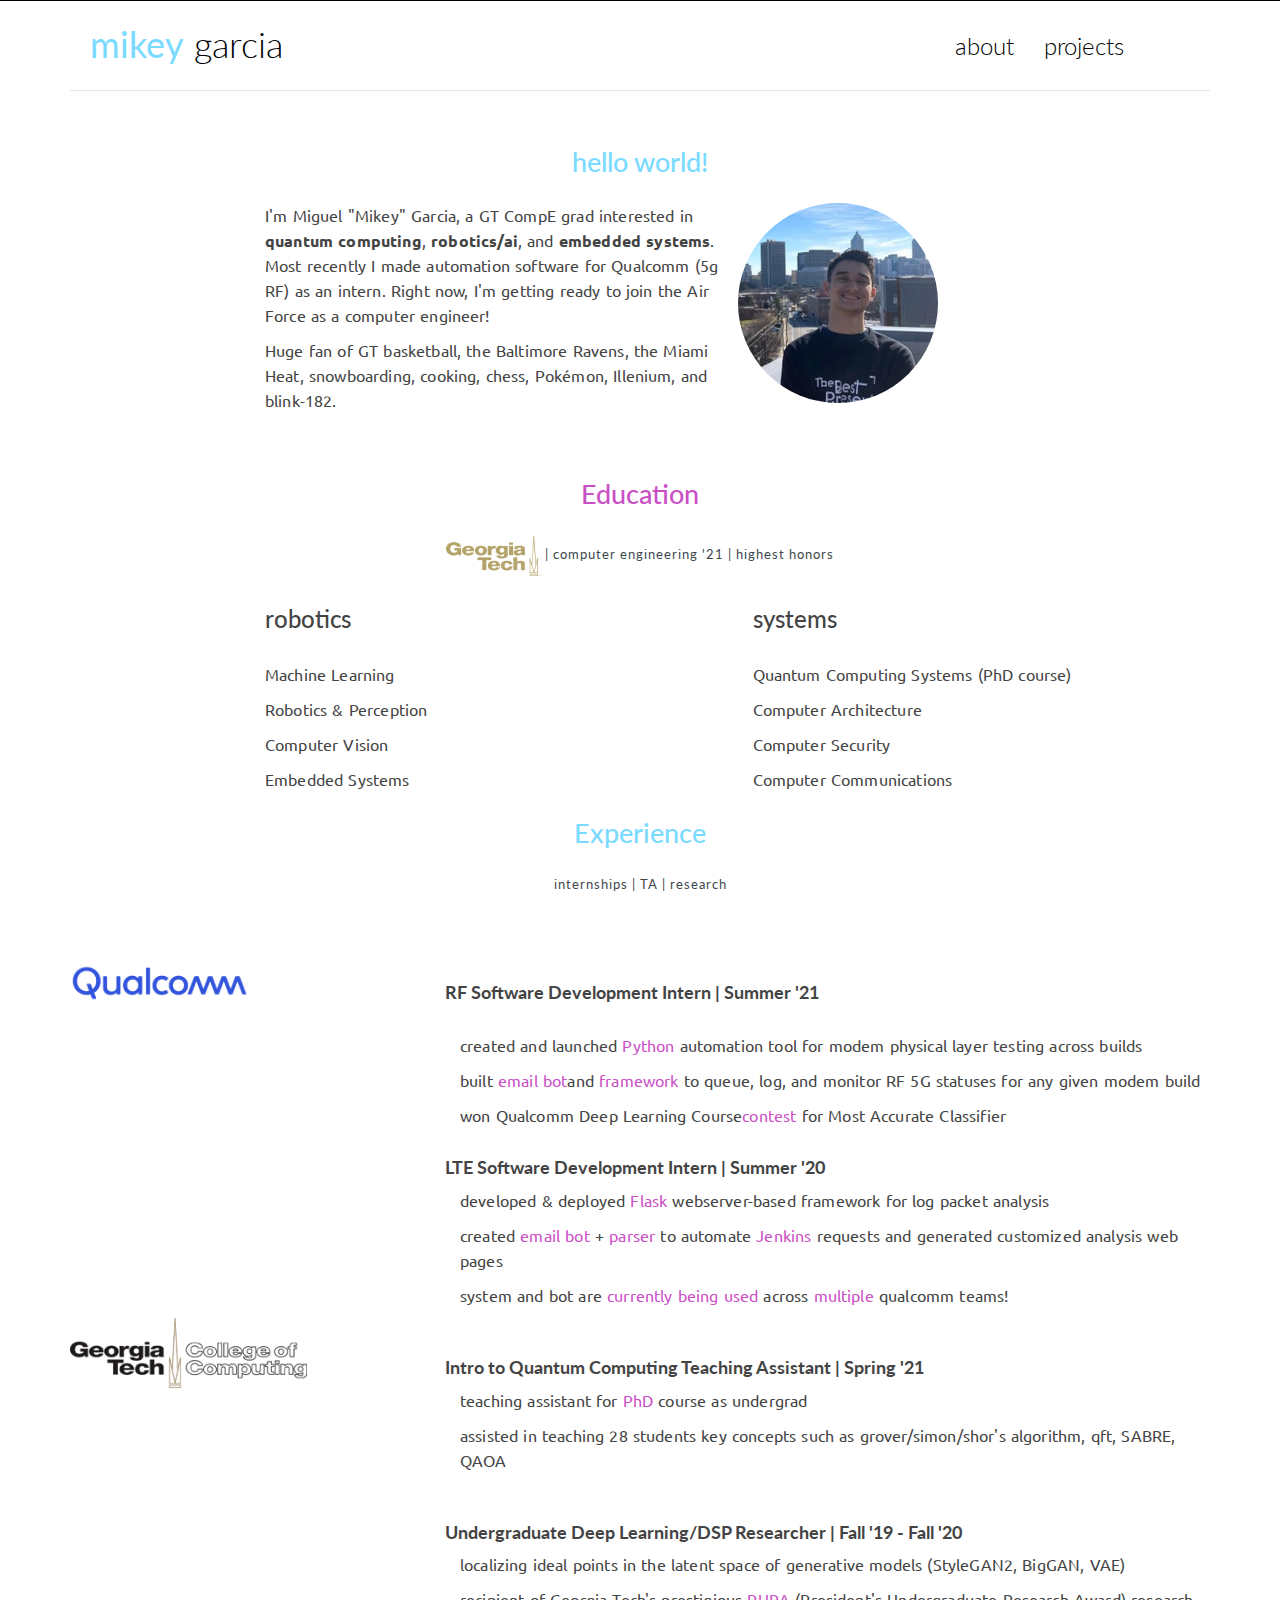
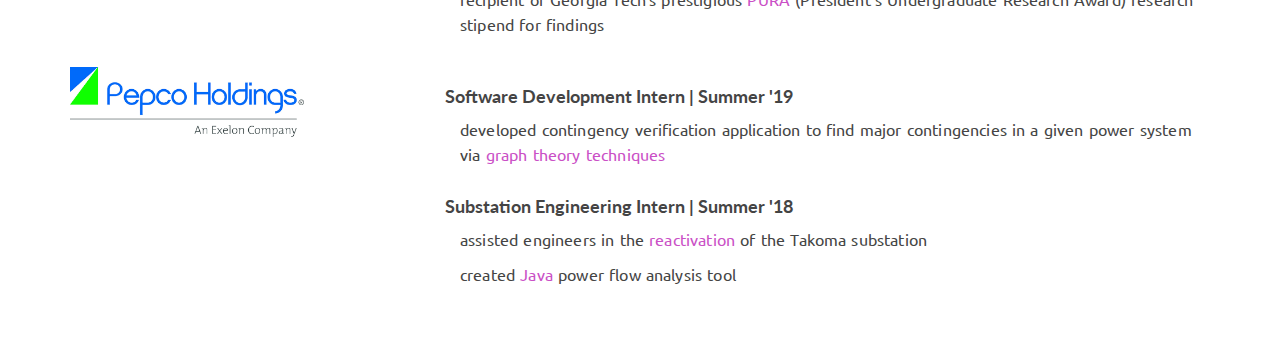
<file: index.html>
<!DOCTYPE html>
<html>
	<head>
		<title>Miguel Garcia</title>

		<!-- meta -->
		<meta charset="UTF-8">
	    <meta name="viewport" content="width=device-width, initial-scale=1">

	    <!-- css -->
		<link rel="stylesheet" href="css/bootstrap.min.css">
		<link rel="stylesheet" href="css/ionicons.min.css">
		<link rel="stylesheet" href="css/pace.css">
	    <link rel="stylesheet" href="css/custom.css">
	    <link rel="stylesheet" href="css/style.css">
		<link rel="stylesheet" href="https://cdnjs.cloudflare.com/ajax/libs/font-awesome/4.7.0/css/font-awesome.min.css">

	    <!-- js -->
	    <script src="js/jquery-2.1.3.min.js"></script>
	    <script src="js/bootstrap.min.js"></script>
	    <script src="js/pace.min.js"></script>
	    <script src="js/modernizr.custom.js"></script>
	</head>

	<body>
		<div class="container">	
			<header id="site-header">
				<div class="row">

					<div class="col-md-4 col-sm-5 col-xs-8">
						<div class="logo">
							<h1><a href="index.html"><b style="color: #7bdaff;">mikey</b> garcia</a></h1>
						</div>
					</div><!-- col-md-4 -->

					<div class="col-md-8 col-sm-7 col-xs-4">
						<nav class="main-nav" role="navigation">
							<div class="navbar-header">
  								<button type="button" id="trigger-overlay" class="navbar-toggle">
    								<span class="ion-navicon"></span>
  								</button>
							</div>

							<div class="collapse navbar-collapse" id="bs-example-navbar-collapse-1">
  								<ul class="nav navbar-nav navbar-right">
    								<li class="cl-effect-11"><a href="index.html" data-hover="about">about</a></li>
    								<li class="cl-effect-11"><a href="projects.html" data-hover="projects">projects</a></li>
  								</ul>
							</div><!-- /.navbar-collapse -->
						</nav>
					</div><!-- col-md-8 -->

				</div>
			</header>
		</div>

		<div class="content-body">
			<div class="container">
				<header class="entry-header">
					<h1 class="entry-title" style="color:#7bdaff;">
						hello world!
					</h1>
				</header>

				<div class="row">
					<div class="col-md-2"></div>
					<div class="col-md-5">

						<p>
							I'm Miguel "Mikey" Garcia, a GT CompE grad interested in <strong>quantum computing</strong>, <strong>robotics/ai</strong>, and <strong>embedded systems</strong>. Most recently I made automation software for Qualcomm (5g RF) as an intern. Right now, I'm getting ready to join the Air Force as a computer engineer!
						</p>
						<p> 
							Huge fan of GT basketball, the Baltimore Ravens, the Miami Heat, snowboarding, cooking, chess, Pokémon, Illenium, and blink-182.
						</p>
					</div>
					<div class="col-md-5 image-cropper">
						<img class="profile-pic" src="./img/me.jpg"></img>
					</div>

				</div>

			</div>

			<br>
			<br>
			<div class="container">
				<div class="row">
					<main class="col-md-12">
							<header class="entry-header">
								<h1 class="entry-title" style="color: #ca50c6;">
									Education
								</h1>
								<div class="entry-meta">
									<img height="40px" src="./img/gt.png"></img>
									<span style="color:#3d484d">| computer engineering '21</span>
									<span style="color:#3d484d">| highest honors</span>
								</div>
							</header>
							
							<div class="row">
								<div class="col-lg-4 col-lg-offset-2">
									<h3>robotics</h3>
									<br>
									<p>Machine Learning</p>
									<p>Robotics & Perception</p>
									<p>Computer Vision</p>
									<p>Embedded Systems</p>
								</div>

								<div class="col-lg-4 col-lg-offset-1">
									<h3>systems</h3>
									<br>
									<p>Quantum Computing Systems (PhD course)</p>
									<p>Computer Architecture</p>
									<p>Computer Security</p>
									<p>Computer Communications</p>
								</div>

							</div>

							
							<header class="entry-header">
								<h1 class="entry-title" style="color: #7bdaff;">
									Experience
								</h1>
								<div class="entry-meta">
									<span style="color:#3d484d">internships</span>
									<span style="color:#3d484d">| TA</span>
									<span style="color:#3d484d">| research</span>
								</div>

							</header>

							<br>
							<br>

							<div class="row">

								<div class="col-md-4">
									<img height="40px" src="./img/q.png"></img>
								</div>

								<br>
								<div class="col-md-8">

									<div class="row">
										<h4> <strong>RF Software Development Intern | Summer '21</strong></h4>
										<br>
										<div class="col-md-12">
											<p>
												created and launched <span style="color:#ca50c6">Python</span>
												automation tool for modem physical layer testing across builds
											</p>
											<p>
												built <span style="color:#ca50c6">email bot</span>and 
												<span style="color:#ca50c6">framework</span> to queue, log, and monitor RF 5G statuses for 
												any given modem build
											</p>
											<p>
												won Qualcomm Deep Learning Course<span style="color:#ca50c6">contest</span> for Most 
												Accurate Classifier
											</p>
										</div>
									</div>

									<div class="row">
										<br>
										<h4><strong>LTE Software Development Intern | Summer '20</strong></h4>
										<div class="col-md-12">
											<p>
												developed & deployed <span style="color:#ca50c6">Flask </span>webserver-based framework for log packet
												analysis
											</p>
											<p>
												created <span style="color:#ca50c6">email bot</span> + <span style="color:#ca50c6">parser</span> to automate
												<span style="color:#ca50c6">Jenkins</span> requests and generated customized analysis web pages
											</p>
											<p>
												system and bot are <span style="color:#ca50c6">currently being used</span> across <span
													style="color:#ca50c6">multiple</span> qualcomm teams!
											</p>
										</div>
									</div>
								</div>

							</div>


							<div class="row">
								<div class="col-md-4">
									<img height="70px" src="./img/coc.png"></img>
								</div> 
								<br>
								<div class="col-md-8">
									<div class="row">
										<br>
										<h4><strong>Intro to Quantum Computing Teaching Assistant | Spring '21</strong></h4>
										<div class="col-md-12">
											<p>
												teaching assistant for <span style="color:#ca50c6">PhD </span>course as undergrad
											</p>
											<p>
												assisted in teaching 28 students key concepts such as grover/simon/shor's algorithm, qft, SABRE, QAOA
											</p>
										</div>
									</div>

									<div class="row">
										<br>
										<div class="col-md-12">
											<div class="row">
												<br>
												<h4><strong>Undergraduate Deep Learning/DSP Researcher | Fall '19 - Fall '20</strong></h4>
												<div class="col-md-12">
													<p>
														localizing ideal points in the latent space of generative models (StyleGAN2, BigGAN, VAE)
													</p>
													<p>
														recipient of Georgia Tech's prestigious <span style="color:#ca50c6">PURA</span> (President's
														Undergraduate Research Award) research stipend for findings
													</p>
												</div>
											</div>
										</div>
									</div>



								</div>
							</div>
							

							<div class="row">
								<br>
								<div class="col-md-4">
									<img height="70px" src="./img/pepco.png"></img>
								</div>
							
								<br>
								<div class="col-md-8">
							
									<div class="row">
										<h4><strong>Software Development Intern | Summer '19</strong></h4>
										<div class="col-md-12">
											<p>
												developed contingency verification application to find major contingencies in a given power system via <span style="color:#ca50c6">graph theory techniques</span>
											</p>
										</div>
									</div>
							
									<div class="row">
										<br>
										<h4><strong>Substation Engineering Intern | Summer '18</strong></h4>
										<div class="col-md-12">
											<p>
												assisted engineers in the <span style="color:#ca50c6">reactivation</span> of the Takoma substation
											</p>
											<p>
												created <span style="color:#ca50c6">Java</span> power flow analysis tool
											</p>
										</div>
									</div>
								</div>
							
							</div>
					</main>

		<!-- Mobile Menu -->
		<div class="overlay overlay-hugeinc">
			<button type="button" class="overlay-close"><span class="ion-ios-close-empty"></span></button>
			<nav>
				<ul>
					<li><a href="index.html">about</a></li>
					<li><a href="projects.html">projects</a></li>
				</ul>
			</nav>
		</div>

		<script src="js/script.js"></script>

	</body>
</html>
</file>
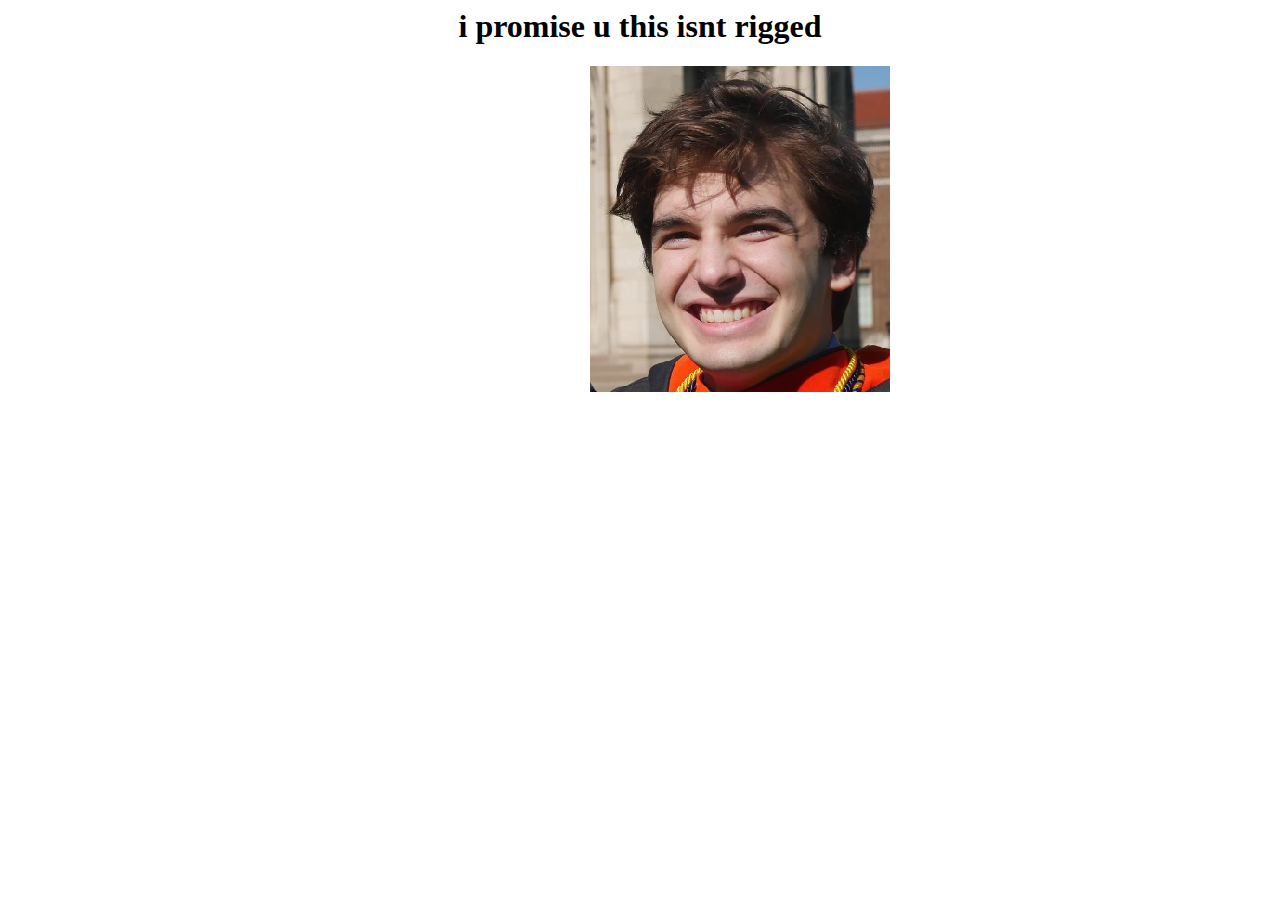
<file: coinflip.html>
<body>
    <style>
      h1 {
        text-align: center;
      }
      #coin {
        position: relative;
        margin: 0 auto;
        width: 100px;
        height: 100px;
        cursor: pointer;
        transition: transform 1s ease-in;
        transform-style: preserve-3d;
      }
      .side {
        width: 100%;
        height: 100%;
        border-radius: 50%;
        position: absolute;
        backface-visibility: hidden;
      }
      .head {
        z-index: 10;
      }
      .tail {
        transform: rotateX(-180deg);
      }
  
      .flipHead {
        animation: resultHead 2s ease-out forwards;
      }
      .flipTail {
        animation: resultTail 2s ease-out forwards;
      }
  
      @keyframes resultHead {
        from {
          transform: rotateX(0);
        }
        to {
          transform: rotateX(1800deg);
        }
      }
  
      @keyframes resultTail {
        from {
          transform: rotateX(0);
        }
        to {
          transform: rotateX(1980deg);
        }
      }
    </style>
    <h1>i promise u this isnt rigged</h1>
  
    <div id="coin">
      <div class="side head">
        <div class="col-md-5 image-cropper">
            <img class="pic" src="./other/img/heads.png"></img>
        </div>
      </div>

      <div class="side tail">
        <div class="col-md-5 image-cropper">
            <img class="pic" src="./other/img/tails.png"></img>
        </div>
      </div>
    </div>
    <script>
      let coin = document.getElementById("coin");
  
      coin.addEventListener("click", fnClick);
  
      function fnClick() {
        var flipResult = Math.random();
        if (flipResult < 0.5) {
          coin.className = "flipHead";
        } else {
          coin.className = "flipTail";
        }
      }
    </script>
  </body>
</file>
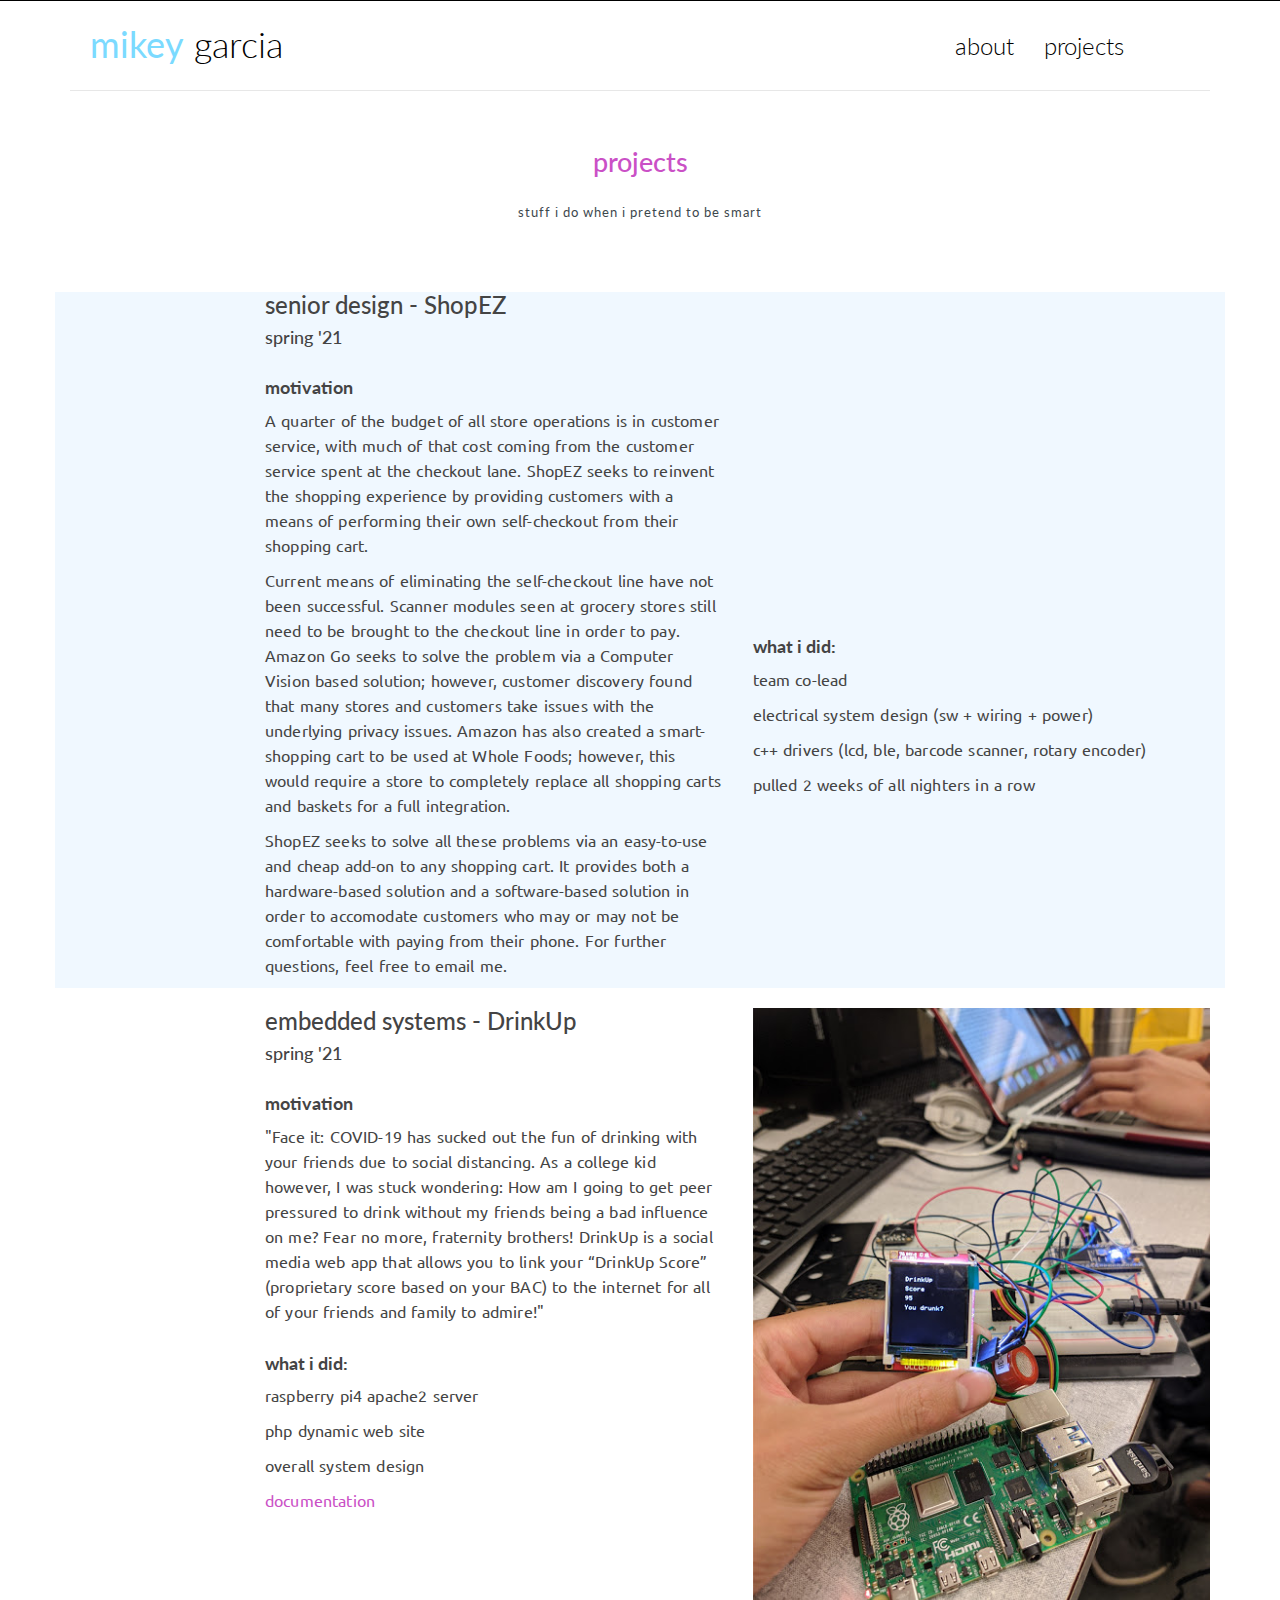
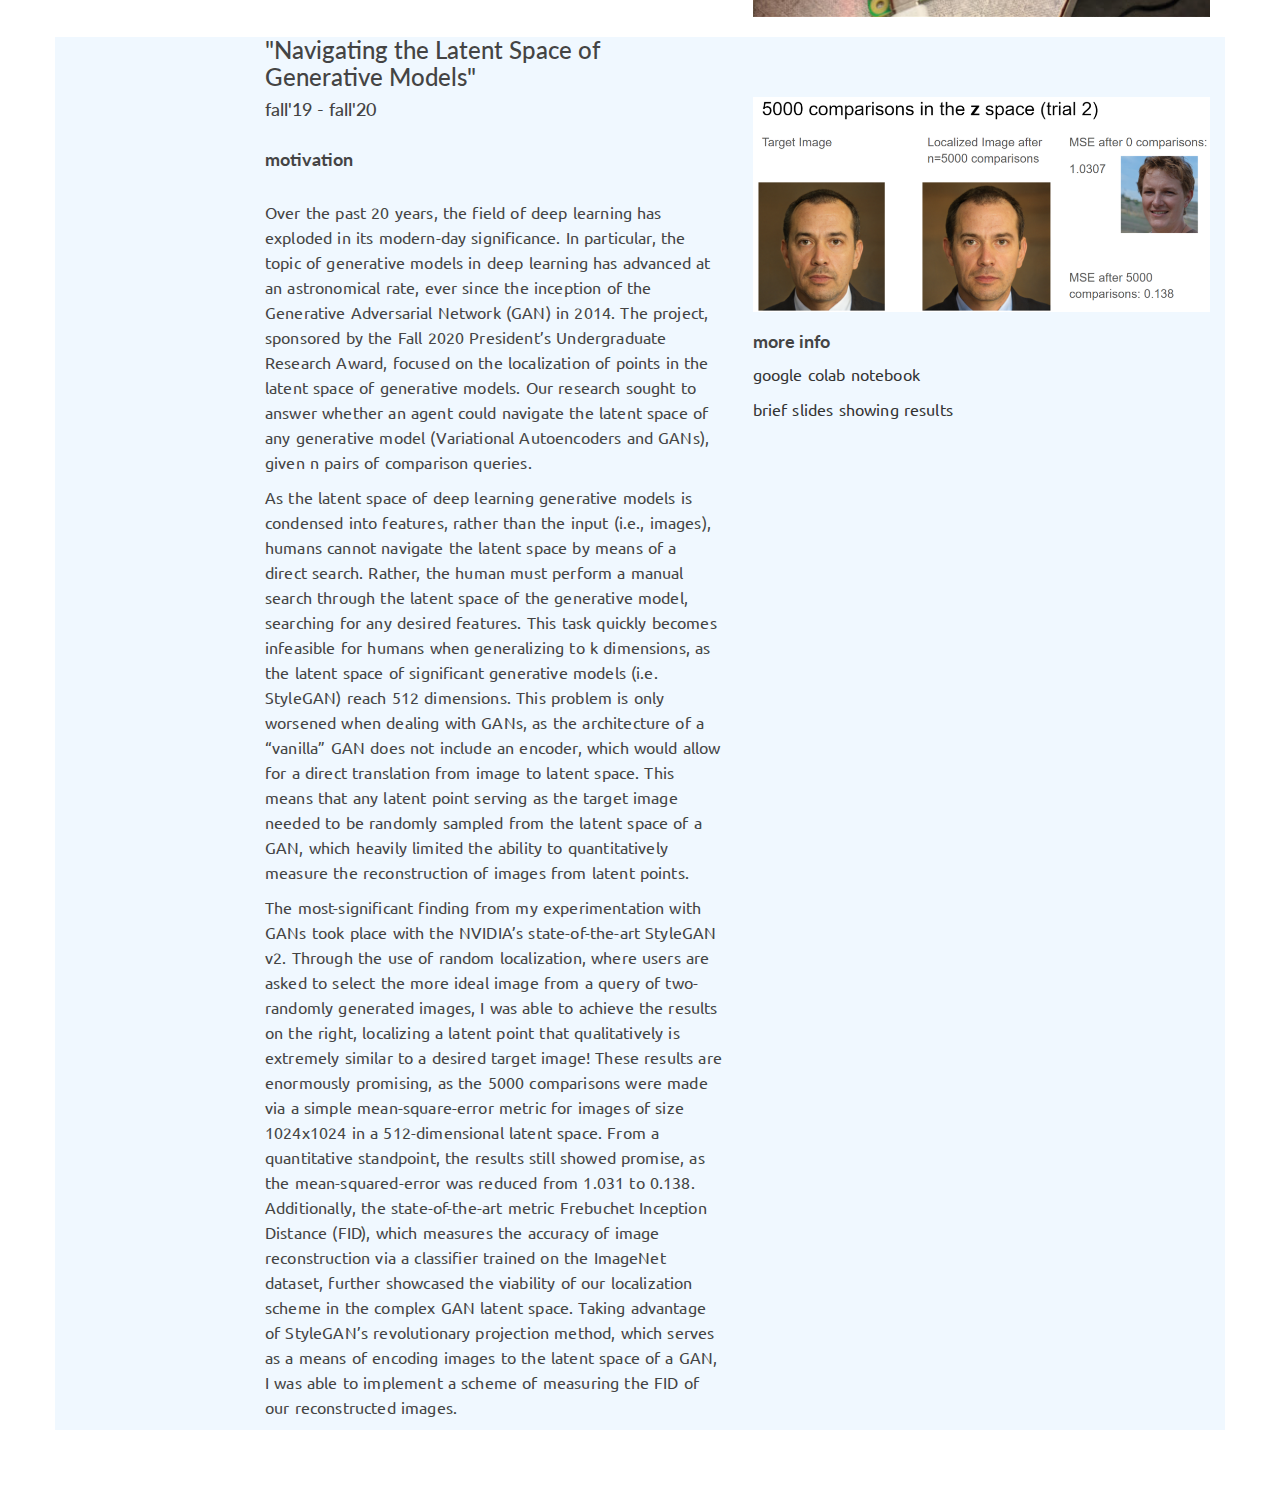
<file: projects.html>
<!DOCTYPE html>
<html>
	<head>
		<title>Miguel Garcia | Projects</title>

		<!-- meta -->
		<meta charset="UTF-8">
	    <meta name="viewport" content="width=device-width, initial-scale=1">

	    <!-- css -->
		<link rel="stylesheet" href="css/bootstrap.min.css">
		<link rel="stylesheet" href="css/ionicons.min.css">
		<link rel="stylesheet" href="css/pace.css">
	    <link rel="stylesheet" href="css/custom.css">

	    <!-- js -->
	    <script src="js/jquery-2.1.3.min.js"></script>
	    <script src="js/bootstrap.min.js"></script>
	    <script src="js/pace.min.js"></script>
	    <script src="js/modernizr.custom.js"></script>
	</head>

	<body>
		<div class="container">	
			<header id="site-header">
				<div class="row">

					<div class="col-md-4 col-sm-5 col-xs-8">
						<div class="logo">
							<h1><a href="index.html"><b style="color: #7bdaff;">mikey</b> garcia</a></h1>
						</div>
					</div><!-- col-md-4 -->

					<div class="col-md-8 col-sm-7 col-xs-4">
						<nav class="main-nav" role="navigation">
							<div class="navbar-header">
  								<button type="button" id="trigger-overlay" class="navbar-toggle">
    								<span class="ion-navicon"></span>
  								</button>
							</div>

							<div class="collapse navbar-collapse" id="bs-example-navbar-collapse-1">
  								<ul class="nav navbar-nav navbar-right">
    								<li class="cl-effect-11"><a href="index.html" data-hover="about">about</a></li>
    								<li class="cl-effect-11"><a href="projects.html" data-hover="projects">projects</a></li>
  								</ul>
							</div><!-- /.navbar-collapse -->
						</nav>
					</div><!-- col-md-8 -->

				</div>
			</header>
		</div>

		<div class="content-body">

			<div class="container">
				<div class="row">
					<main class="col-md-12">
							<header class="entry-header">
								<h1 class="entry-title" style="color: #ca50c6;">
									projects
								</h1>
								<div class="entry-meta">
									<span style="color:#3d484d">stuff i do when i pretend to be smart</span>
								</div>
							</header>

							<br>
							<br>
							
							<div class="row" style="background-color:aliceblue">
								<div class="col-md-2">
								</div>
								<div class="col-md-5">
									<h3>senior design - ShopEZ</h3>
									<h4>spring '21</h4>
									<br>
									<h4><strong>motivation</strong></h4>
									<p>
										A quarter of the budget of all store operations is in customer service, with much of that cost coming from the customer service
										spent at the checkout lane. ShopEZ seeks to reinvent the shopping experience by providing customers with a means of performing
										their own self-checkout from their shopping cart.
									</p>
									<p>
										Current means of eliminating the self-checkout line have not been successful. Scanner modules seen at grocery stores
										still need to be brought to the checkout line in order to pay. Amazon Go seeks to solve the problem via a Computer Vision
										based solution; however, customer discovery found that many stores and customers take issues with the underlying privacy issues.
										Amazon has also created a smart-shopping cart to be used at Whole Foods; however, this would require a store to completely
										replace all shopping carts and baskets for a full integration. 
									</p>
									<p>
										ShopEZ seeks to solve all these problems via an easy-to-use and cheap add-on to any shopping cart. It provides both a hardware-based
										solution and a software-based solution in order to accomodate customers who may or may not be comfortable with paying from their phone.
										For further questions, feel free to email me.
									</p>
									
									
								</div>
								<div class="col-md-5">
									<br>
									<iframe width="100%" height="300px" src="https://www.youtube.com/embed/LStZDki0KmE" title="YouTube video player"
										frameborder="0" allow="accelerometer; autoplay; clipboard-write; encrypted-media; gyroscope; picture-in-picture"
										allowfullscreen>
									</iframe>
									<br>
									<br>
									<h4><strong>what i did:</strong></h4>
									<p>
										team co-lead
									</p>
									<p>
										electrical system design (sw + wiring + power)
									</p>
									<p>
										c++ drivers (lcd, ble, barcode scanner, rotary encoder)
									</p>
									<p>
										pulled 2 weeks of all nighters in a row
									</p>
								</div>
							</div>

							<br>

							<div class="row">
								<div class="col-md-2">
								</div>
								<div class="col-md-5">
									<h3>embedded systems - DrinkUp</h3>
									<h4>spring '21</h4>
									<br>
									<h4><strong>motivation</strong></h4>
									<p>"Face it: COVID-19 has sucked out the fun of drinking with your friends due to social distancing. As a college kid
									however, I was stuck wondering: How am I going to get peer pressured to drink without my friends being a bad influence
									on me? Fear no more, fraternity brothers! DrinkUp is a social media web app that allows you to link your “DrinkUp Score”
									(proprietary score based on your BAC) to the internet for all of your friends and family to admire!"
									</p>
									<br>

									<h4><strong>what i did:</strong></h4>
									<p>
										raspberry pi4 apache2 server
									</p>
									<p>
										php dynamic web site
									</p>
									<p>
										overall system design
									</p>
									<p>
										<a style="color:#ca50c6" href="https://harshchakhaiyar.github.io/Breathalyzer/">documentation</a>
									</p>
																
								</div>
								<div class="col-md-5">
									<img width="100%" src="./img/device.jpg"></img>
								</div>
							</div>
							<br>
							<div class="row" style="background-color:aliceblue; min-width: 100%;">
								<div class="col-md-2">
								</div>
								<div class="col-md-5">

									<h3>"Navigating the Latent Space of Generative Models"</h3>
									<h4>fall'19 - fall'20</h4>

									<br>
									<h4><strong>motivation</strong></h4>
									<br>
									<p>
										Over the past 20 years, the field of deep learning has exploded in its modern-day significance. In particular, the topic
										of generative models in deep learning has advanced at an astronomical rate, ever since the inception of the Generative
										Adversarial Network (GAN) in 2014. The project, sponsored by the Fall 2020 President’s Undergraduate Research Award,
										focused on the localization of points in the latent space of generative models. Our research sought to answer whether an
										agent could navigate the latent space of any generative model (Variational Autoencoders and GANs), given n pairs of
										comparison queries.
									</p>
									<p>
										As the latent space of deep learning generative models is condensed into features, rather than the input (i.e., images),
										humans cannot navigate the latent space by means of a direct search. Rather, the human must perform a manual search
										through the latent space of the generative model, searching for any desired features. This task quickly becomes
										infeasible for humans when generalizing to k dimensions, as the latent space of significant generative models (i.e.
										StyleGAN) reach 512 dimensions. This problem is only worsened when dealing with GANs, as the architecture of a “vanilla”
										GAN does not include an encoder, which would allow for a direct translation from image to latent space. This means that
										any latent point serving as the target image needed to be randomly sampled from the latent space of a GAN, which heavily
										limited the ability to quantitatively measure the reconstruction of images from latent points.
									</p>
									<p>
										The most-significant finding from my experimentation with GANs took place with the NVIDIA’s state-of-the-art StyleGAN
										v2. Through the use of random localization, where users are asked to select the more ideal image from a query of
										two-randomly generated images, I was able to achieve the results on the right, localizing a latent point that
										qualitatively is extremely similar to a desired target image! These results are enormously promising, as the 5000
										comparisons were made via a simple mean-square-error metric for images of size 1024x1024 in a 512-dimensional latent
										space. From a quantitative standpoint, the results still showed promise, as the mean-squared-error was reduced from
										1.031 to 0.138. Additionally, the state-of-the-art metric Frebuchet Inception Distance (FID), which measures the
										accuracy of image reconstruction via a classifier trained on the ImageNet dataset, further showcased the viability of
										our localization scheme in the complex GAN latent space. Taking advantage of StyleGAN’s revolutionary projection method,
										which serves as a means of encoding images to the latent space of a GAN, I was able to implement a scheme of measuring
										the FID of our reconstructed images.
									</p>
				
								</div>
								<div class="col-md-5">
									<br>
									<br>
									<br>
									<img width="100%" src="./img/expt.png"></img>
									<br>
									<br>
									<h4><strong>more info</strong></h4>
									<p>
										<a href="https://colab.research.google.com/drive/1xFtvZVKlPoVBdGS1bhpRs0YecQndgo9Z#scrollTo=I9DNQq7V9dW3">
											google colab notebook
										</a>
									</p>
									<p>
										<a href="https://docs.google.com/presentation/d/17F3wB5UG4_9JL_mKyWXVOfJq7ouT6YYY-MYgcisx8tI/edit#slide=id.gad0b5a6e47_0_11">
											brief slides showing results
										</a>
									</p>
								</div>

							</div>



					</main>
				</div>
			</div>
		<footer id="site-footer">
			<div class="container">
				<div class="row">
					<div class="col-md-12">
					</div>
				</div>
			</div>
		</footer>

		<!-- Mobile Menu -->
		<div class="overlay overlay-hugeinc">
			<button type="button" class="overlay-close"><span class="ion-ios-close-empty"></span></button>
			<nav>
				<ul>
					<li><a href="index.html">about</a></li>
					<li><a href="projects.html">projects</a></li>
				</ul>
			</nav>
		</div>

		<script src="js/script.js"></script>

	</body>
</html>
</file>
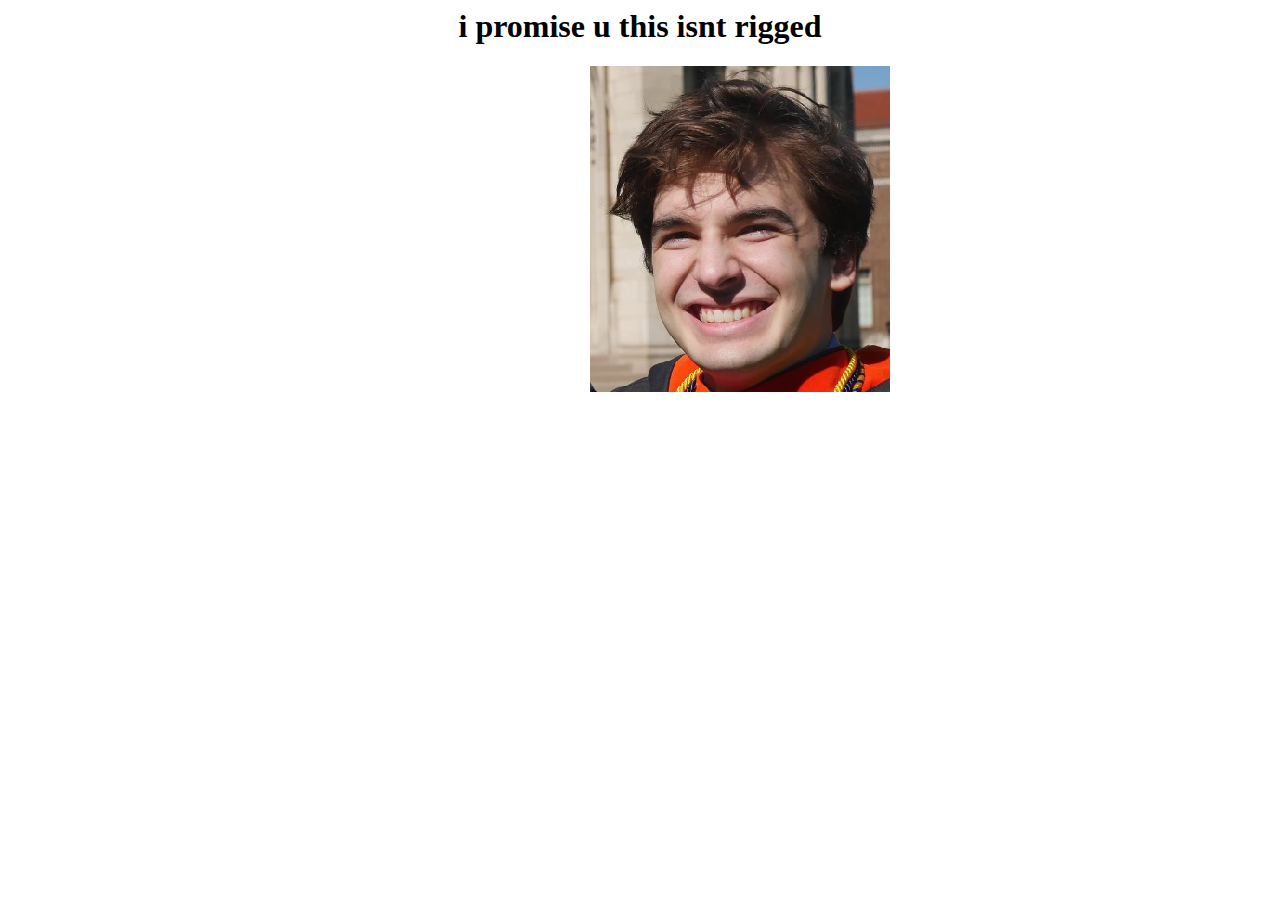
<file: other/coinflip.html>
<body>
    <style>
      h1 {
        text-align: center;
      }
      #coin {
        position: relative;
        margin: 0 auto;
        width: 100px;
        height: 100px;
        cursor: pointer;
        transition: transform 1s ease-in;
        transform-style: preserve-3d;
      }
      .side {
        width: 100%;
        height: 100%;
        border-radius: 50%;
        position: absolute;
        backface-visibility: hidden;
      }
      .head {
        z-index: 10;
      }
      .tail {
        transform: rotateX(-180deg);
      }
  
      .flipHead {
        animation: resultHead 2s ease-out forwards;
      }
      .flipTail {
        animation: resultTail 2s ease-out forwards;
      }
  
      @keyframes resultHead {
        from {
          transform: rotateX(0);
        }
        to {
          transform: rotateX(1800deg);
        }
      }
  
      @keyframes resultTail {
        from {
          transform: rotateX(0);
        }
        to {
          transform: rotateX(1980deg);
        }
      }
    </style>
    <h1>i promise u this isnt rigged</h1>
  
    <div id="coin">
      <div class="side head">
        <div class="col-md-5 image-cropper">
            <img class="pic" src="./img/heads.png"></img>
        </div>
      </div>

      <div class="side tail">
        <div class="col-md-5 image-cropper">
            <img class="pic" src="./img/tails.png"></img>
        </div>
      </div>
    </div>
    <script>
      let coin = document.getElementById("coin");
  
      coin.addEventListener("click", fnClick);
  
      function fnClick() {
        var flipResult = Math.random();
        if (flipResult < 0.5) {
          coin.className = "flipHead";
        } else {
          coin.className = "flipTail";
        }
      }
    </script>
  </body>
</file>
<file: css/pace.css>
.pace .pace-progress {
  background: #000;
  position: fixed;
  z-index: 2000;
  top: 0;
  left: 0;
  height: 1px;
  transition: width 1s;
}

.pace-inactive {
  display: none;
}
</file>
<file: css/custom.css>
/*
Theme Name: Black & White
Theme URI: http://themewagon.com/demo/Black-And-White/
Author: ThemeWagon
Author URI: http://themewagon.com/
Description: Minimal Blogging Theme
Version: 1.0
License: GNU General Public License v3 or later
License URI: http://www.gnu.org/licenses/gpl-3.0.html
Tags: black, white, two-columns, right-sidebar, responsive-layout, accessibility-ready
Text Domain: blackandwhite
*/


/**
 * Table of Contents
 *
 * 1.0 - Google Font
 * 2.0 - General Elements
 * 3.0 - Site Header
 *   3.1 - Logo
 *   3.2 - Main Navigation
 *     3.2.1 - Main Nav CSS 3 Hover Effect
 * 4.0 - Home/Blog
 *   4.1 - Read More Button CSS 3 style
 * 5.0 - Widget
 * 6.0 - Footer
 * 7.0 - Header Search Bar
 * 8.0 - Mobile Menu
 * 9.0 - Contact Page Social
 * 10.0 - Contact Form
 * 11.0 - Media Query
 */

/**
 * 1.0 - Google Font
 */


@import url(http://fonts.googleapis.com/css?family=Lato:300,400);
@import url(http://fonts.googleapis.com/css?family=Ubuntu:300,400);

/**
 * 2.0 - General Elements
 */

* {outline: none;}

h1, 
h2, 
h3, 
h4, 
h5, 
h6 { 
	margin-top: 0;
}

b {
	font-weight: 400;
}

a {
	color: #333;
}

a:hover, a:focus {
	text-decoration: none; 
	color: #000;
}

::selection {
	background-color: #eee;
}

body {
	color: #444;
	font-family: 'Lato', sans-serif;
}

p {
	font-family: 'Ubuntu', sans-serif;
	word-spacing: 1px;
	letter-spacing: 0.01em;
	font-size: 16px;
	line-height: 25px;
}

#single p,
#page p {
	margin-bottom: 25px;
}

.page-title {
	text-align: center;
}
h1.entry-title a:hover {
	color: gray;
}

.title {
	margin-bottom: 30px;
}

figure {
	margin-bottom: 25px;
}

.img-responsive-center img {
	margin: 0 auto;
}

.height-40px {
	margin-bottom: 40px;
}

/**
 * 3.0 - Site Header
 */

#site-header {
	background-color: #FFF;
	padding: 25px 20px;
	margin-bottom: 40px;
	border-bottom: 1px solid #e7e7e7;
}

/**
 * 3.1 - Logo
 */

.logo h1 a {
    color: #000;
}

.logo h1 a:hover {
    text-decoration: none;
    border-bottom: none;
}

.logo h1 {
	margin: 0;
	font-family: 'Lato', sans-serif;
	font-weight: 300;
}

/**
 * 3.2 - Main Navigation
 */

.main-nav {
	margin-top: 11px;
	max-width: 95%;
}

.main-nav a {
	color: #000000 !important;
	padding: 0 0 5px 0 !important;
	margin-right: 30px;
	font-family: 'Lato', sans-serif;
	font-weight: 300;
	font-size: 24px;
}

.main-nav a:active,
.main-nav a:focus,
.main-nav a:hover {
	background-color: transparent !important;
	border-bottom: 0;
}

.navbar-toggle {
    margin: 0;
    border: 0;
    padding: 0;
    margin-right: 25px;
}

.navbar-toggle span {
    font-size: 2em;
    color: #000;
}

/**
 * 3.2.1 - Main Nav CSS 3 Hover Effect
 */

.cl-effect-11 a {
	padding: 10px 0;
	color: #0972b4;
	text-shadow: none;
} 

.cl-effect-11 a::before {
	position: absolute;
	top: 0;
	left: 0;
	overflow: hidden;
	padding: 0 0 5px 0 !important;
	max-width: 0;
	border-bottom: 1px solid #000;
	color: #000;
	content: attr(data-hover);
	-webkit-transition: max-width 0.5s;
	-moz-transition: max-width 0.5s;
	transition: max-width 0.5s;
}

.cl-effect-11 a:hover::before,
.cl-effect-11 a:focus::before {
	max-width: 100%;
}

/**
 * 4.0 - Home/Blog
 */

.content-body {
	padding-bottom: 4em;
}

.post {
	background: #fff;
	padding: 30px 30px 0;
}

.entry-title {
	text-align: center;
	font-size: 1.9em;
	margin-bottom: 20px;
	line-height: 1.6;
	padding: 10px 20px 0;
}

.entry-meta {
	text-align: center;
	color: #DDDDDD;
	font-size: 13px;
	letter-spacing: 1px;
	margin-bottom: 30px;
}

.entry-content {
	font-size: 18px;
	line-height: 1.9;
	font-weight: 300;
	color: #000;
}

.post-category,
.post-date,
.post-author {
	position: relative;
	padding-right: 15px;
}

.post-category::after,
.post-date::after,
.post-author::after {
	position: absolute;
	content: '.';
	color: #000;
	font-size: 30px;
	top: -22px;
	right: 1px;
}

/**
 * 4.1 - Read More Button CSS 3 style
 */

.read-more {
	font-family: 'Ubuntu', sans-serif;
	font-weight: 400;
	word-spacing: 1px;
	letter-spacing: 0.01em;
	text-align: center;
	margin-top: 20px;
}

.cl-effect-14 a {
	padding: 0 20px;
	height: 45px;
	line-height: 45px;
	position: relative;
	display: inline-block;
	margin: 15px 25px;
	letter-spacing: 1px;
	font-weight: 400;
	text-shadow: 0 0 1px rgba(255,255,255,0.3);
}

.cl-effect-14 a::before,
.cl-effect-14 a::after {
	position: absolute;
	width: 45px;
	height: 1px;
	background: #C3C3C3;
	content: '';
	-webkit-transition: all 0.3s;
	-moz-transition: all 0.3s;
	transition: all 0.3s;
	pointer-events: none;
}

.cl-effect-14 a::before {
	top: 0;
	left: 0;
	-webkit-transform: rotate(90deg);
	-moz-transform: rotate(90deg);
	transform: rotate(90deg);
	-webkit-transform-origin: 0 0;
	-moz-transform-origin: 0 0;
	transform-origin: 0 0;
}

.cl-effect-14 a::after {
	right: 0;
	bottom: 0;
	-webkit-transform: rotate(90deg);
	-moz-transform: rotate(90deg);
	transform: rotate(90deg);
	-webkit-transform-origin: 100% 0;
	-moz-transform-origin: 100% 0;
	transform-origin: 100% 0;
}

.cl-effect-14 a:hover::before,
.cl-effect-14 a:hover::after,
.cl-effect-14 a:focus::before,
.cl-effect-14 a:focus::after {
	background: #000;
}

.cl-effect-14 a:hover::before,
.cl-effect-14 a:focus::before {
	left: 50%;
	-webkit-transform: rotate(0deg) translateX(-50%);
	-moz-transform: rotate(0deg) translateX(-50%);
	transform: rotate(0deg) translateX(-50%);
}

.cl-effect-14 a:hover::after,
.cl-effect-14 a:focus::after {
	right: 50%;
	-webkit-transform: rotate(0deg) translateX(50%);
	-moz-transform: rotate(0deg) translateX(50%);
	transform: rotate(0deg) translateX(50%);
}


/**
 * 5.0 - Widget
 */

.widget {
    background: #fff;  
    padding: 30px 0 0;  
}

.widget-title {  
	font-size: 1.5em;  
	margin-bottom: 20px;  
	line-height: 1.6;  
	padding: 10px 0 0;
	font-weight: 400;
}

.widget-recent-posts ul {
    padding: 0;
    margin: 0;
    padding-left: 20px;
}

.widget-recent-posts ul li {
    list-style-type: none;
    position: relative;
    line-height: 170%;
    margin-bottom: 10px;
}

.widget-recent-posts ul li::before {
    content: '\f3d3';
    font-family: "Ionicons";
    position: absolute;
    left: -17px;
    top: 3px;
    font-size: 16px;
    color: #000;
}

.widget-archives ul {
    padding: 0;
    margin: 0;
    padding-left: 25px;
}

.widget-archives ul li {
    list-style-type: none;
    position: relative;
    line-height: 170%;
    margin-bottom: 10px;
}

.widget-archives ul li::before {
    content: '\f3f3';
    font-family: "Ionicons";
    position: absolute;
    left: -25px;
    top: 1px;
    font-size: 16px;
    color: #000;
}

.widget-category ul {
    padding: 0;
    margin: 0;
    padding-left: 25px;
}

.widget-category ul li {
    list-style-type: none;
    position: relative;
    line-height: 170%;
    margin-bottom: 10px;
}

.widget-category ul li::before {
    content: '\f3fe';
    font-family: "Ionicons";
    position: absolute;
    left: -25px;
    top: 1px;
    font-size: 18px;
    color: #000;
}

/**
 * 6.0 - Footer
 */

#site-footer {
	padding-top: 10px;
	padding: 0 0 1.5em 0;
}

.copyright {
	text-align: center;
	padding-top: 1em;
	margin: 0;
	border-top: 1px solid #eee;
	color: #666;
}

/**
 * 7.0 - Header Search Bar
 */

#header-search-box {
	position: absolute;
	right: 38px;
	top: 8px;
}

.search-form {
	display: none;
	width: 25%;
	position: absolute;
	min-width: 200px;
	right: -6px;
	top: 33px;
}

#search-menu span {
	font-size: 20px;
}

#searchform {
    position: relative;
	border: 1px solid #ddd;
	min-height: 42px;
}

#searchform input[type=search] {
	width: 100%;
	border: none;
	position: absolute;
	left: 0;
	padding: 10px 30px 10px 10px;
	z-index: 99;
}

#searchform button {
	position: absolute;
	right: 6px;
	top: 4px;
	z-index: 999;
	background: transparent;
	border: 0;
	padding: 0;
}

#searchform button span {
	font-size: 22px;
}

#search-menu span.ion-ios-close-empty {
    font-size: 40px;
    line-height: 0;
    position: relative;
    top: -6px;
}

/**
 * 8.0 - Mobile Menu
 */

.overlay {
	position: fixed;
	width: 100%;
	height: 100%;
	top: 0;
	left: 0;
	background: #fff;
}

.overlay .overlay-close {
	position: absolute;
	right: 25px;
	top: 10px;
	padding: 0;
	overflow: hidden;
	border: none;
	color: transparent;
	background-color: transparent;
	z-index: 100;
}

.overlay-hugeinc.open .ion-ios-close-empty {
    color: #000;
    font-size: 50px;
}

.overlay nav {
	text-align: center;
	position: relative;
	top: 50%;
	height: 60%;
	font-size: 54px;
	-webkit-transform: translateY(-50%);
	transform: translateY(-50%);
}

.overlay ul {
	list-style: none;
	padding: 0;
	margin: 0 auto;
	display: inline-block;
	height: 100%;
	position: relative;
}

.overlay ul li {
	display: block;
	height: 20%;
	height: calc(100% / 5);
	min-height: 54px;
}

.overlay ul li a {
	font-weight: 300;
	display: block;
	-webkit-transition: color 0.2s;
	transition: color 0.2s;
}

.overlay ul li a:hover,
.overlay ul li a:focus {
	color: #000;
}

.overlay-hugeinc {
	opacity: 0;
	visibility: hidden;
	-webkit-transition: opacity 0.5s, visibility 0s 0.5s;
	transition: opacity 0.5s, visibility 0s 0.5s;
}

.overlay-hugeinc.open {
	opacity: 1;
	visibility: visible;
	-webkit-transition: opacity 0.5s;
	transition: opacity 0.5s;
}

.overlay-hugeinc nav {
	-webkit-perspective: 1200px;
	perspective: 1200px;
}

.overlay-hugeinc nav ul {
	opacity: 0.4;
	-webkit-transform: translateY(-25%) rotateX(35deg);
	transform: translateY(-25%) rotateX(35deg);
	-webkit-transition: -webkit-transform 0.5s, opacity 0.5s;
	transition: transform 0.5s, opacity 0.5s;
}

.overlay-hugeinc.open nav ul {
	opacity: 1;
	-webkit-transform: rotateX(0deg);
	transform: rotateX(0deg);
}

.overlay-hugeinc.close nav ul {
	-webkit-transform: translateY(25%) rotateX(-35deg);
	transform: translateY(25%) rotateX(-35deg);
}

/**
 * 9.0 - Contact Page Social
 */

.social {
    list-style-type: none;
    padding: 0;
    margin: 0;
    text-align: center;
}

.social li {
    display: inline-block;
    margin-right: 10px;
    margin-bottom: 20px;
}

.social li a {
	border: 1px solid #888;
	font-size: 22px;
	color: #888;
	transition: all 0.3s ease-in;
}

.social li a:hover {
	background-color: #333;
	color: #fff;
}

.facebook a {
	padding: 12px 21px;
}

.twitter a {
    padding: 12px 15px;
}

.google-plus a {
    padding: 12px 15px;
}

.tumblr a {
	padding: 12px 20px;
}

/**
 * 10.0 - Contact Form
 */

.contact-form input {
	border: 1px solid #aaa;
	margin-bottom: 15px;
	width: 100%;
	padding: 15px 15px;
	font-size: 16px;
	line-height: 100%;
	transition: 0.4s border-color linear;
}

.contact-form textarea {
	border: 1px solid #aaa;
	margin-bottom: 15px;
	width: 100%;
	padding: 15px 15px;
	font-size: 16px;
	line-height: 20px !important;
	min-height: 183px;
	transition: 0.4s border-color linear;
}

.contact-form input:focus,
.contact-form textarea:focus {
	border-color: #666;
}

.btn-send {
	background: none;
	border: 1px solid #aaa;
	cursor: pointer;
	padding: 25px 80px;
	display: inline-block;
	letter-spacing: 1px;
	position: relative;
	transition: all 0.3s;
}

.btn-5 {
	color: #666;
	height: 70px;
	min-width: 260px;
	line-height: 15px;
	font-size: 16px;
	overflow: hidden;
	-webkit-backface-visibility: hidden;
	-moz-backface-visibility: hidden;
	backface-visibility: hidden;
}

.btn-5 span {
	display: inline-block;
	width: 100%;
	height: 100%;
	-webkit-transition: all 0.3s;
	-webkit-backface-visibility: hidden;
	-moz-transition: all 0.3s;
	-moz-backface-visibility: hidden;
	transition: all 0.3s;
	backface-visibility: hidden;
}

.btn-5:before {
	position: absolute;
	height: 100%;
	width: 100%;
	line-height: 2.5;
	font-size: 180%;
	-webkit-transition: all 0.3s;
	-moz-transition: all 0.3s;
	transition: all 0.3s;
}

.btn-5:active:before {
	color: #703b87;
}

.btn-5b:hover span {
	-webkit-transform: translateX(200%);
	-moz-transform: translateX(200%);
	-ms-transform: translateX(200%);
	transform: translateX(200%);
}

.btn-5b:before {
	left: -100%;
	top: 0;
}

.btn-5b:hover:before {
	left: 0;
}

/**
 * 11.0 - Media Query
 */

@media (max-width: 991px) {
	.main-nav a {
		margin-right: 20px;
	}

	#header-search-box {
		position: absolute;
		right: 20px;
	}
}

@media (max-width: 767px) {
	#header-search-box {
		right: 20px;
		top: 9px;
	}

	.main-nav {
		margin-top: 2px;
	}

	.btn-5 span {
    	display: none;
	}

	.btn-5b:before {
	    left: 0;
	}
}

@media (max-width: 431px) {
	.logo h1 {
		margin-top: 8px;
		font-size: 24px;
	}

	.post {
		background: #fff;
		padding: 0 10px 0;
	}

	.more-link {
		font-size: 0.9em;
		line-height: 100%;
	}
}

@media screen and (max-height: 30.5em) {
	.overlay nav {
		height: 70%;
		font-size: 34px;
	}
	.overlay ul li {
		min-height: 34px;
	}
}
</file>
<file: css/style.css>
.image-cropper {
    width: 200px;
    height: 200px;
    position: relative;
    overflow: hidden;
    border-radius: 50%;
}
.profile-pic {
  display: inline;
  margin: 0 auto;
  margin-left: -10%;
  height: auto;
  width: 120%;
}
</file>
